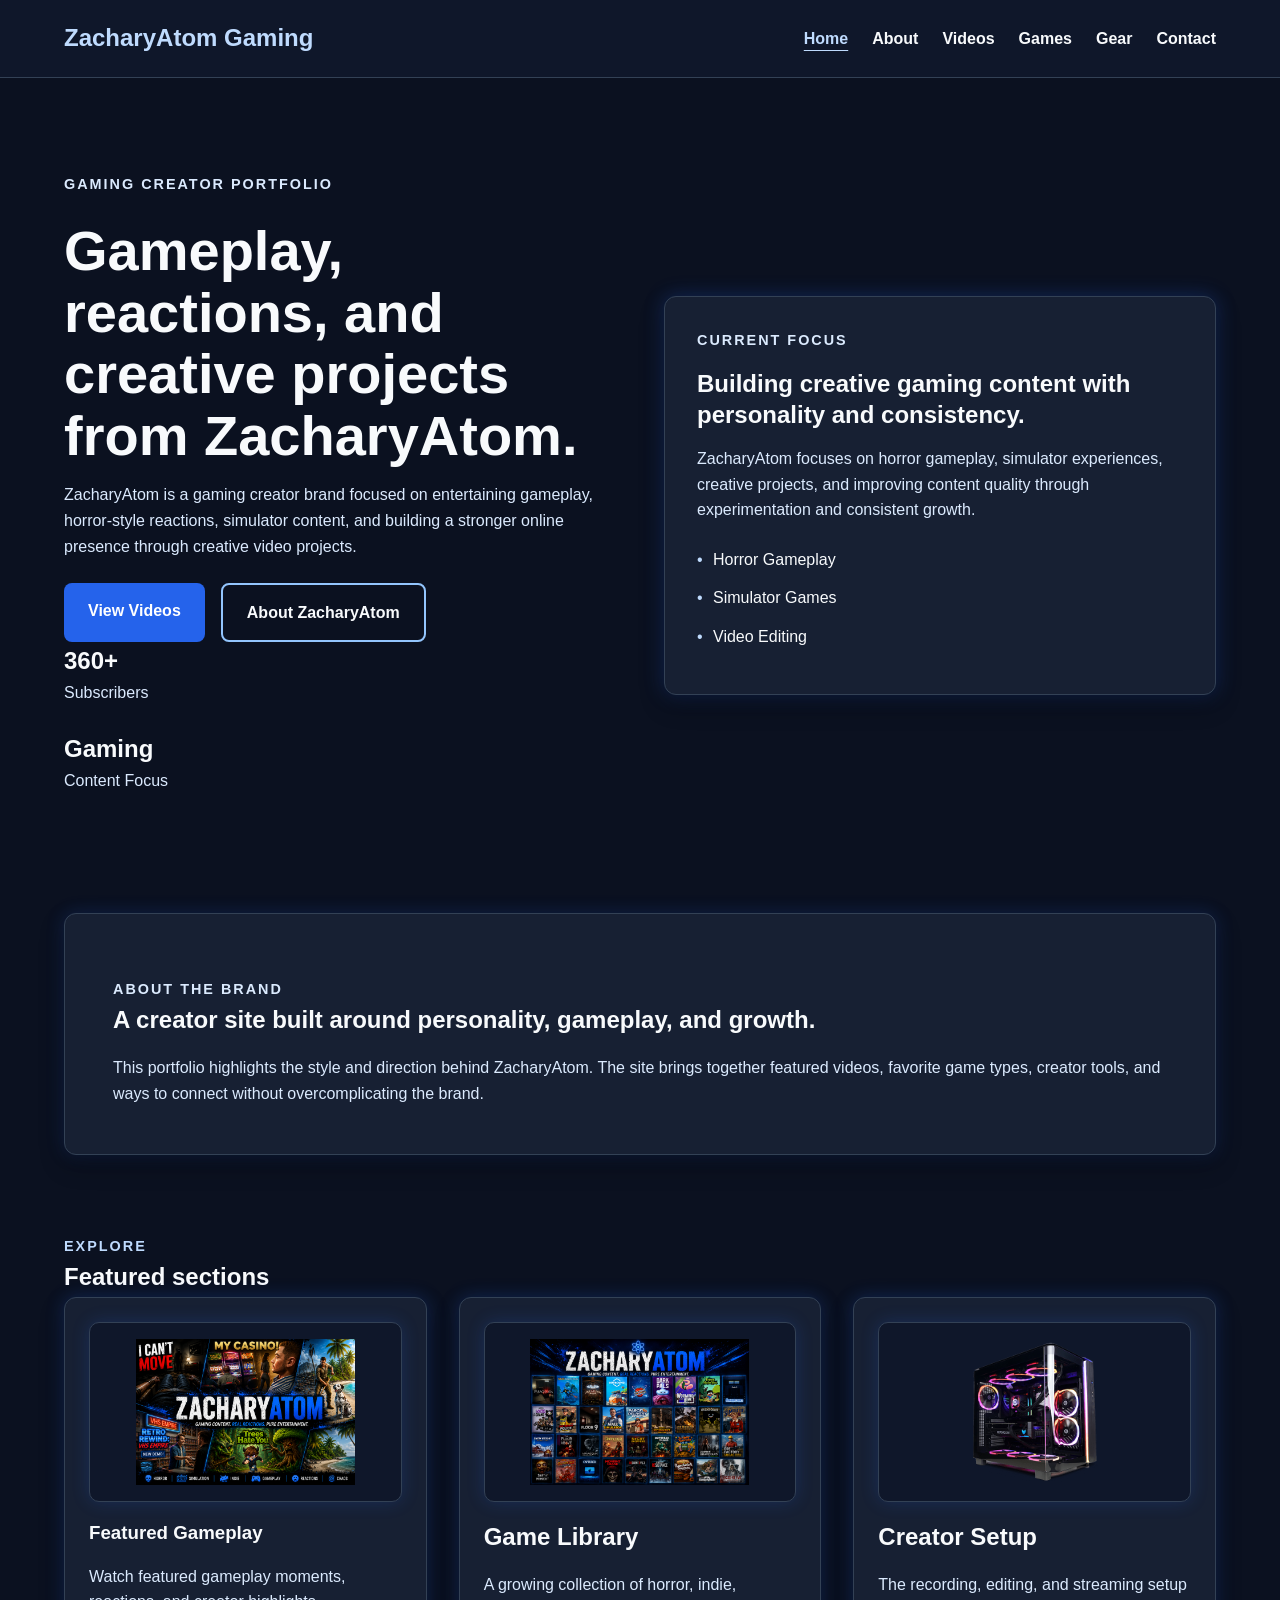
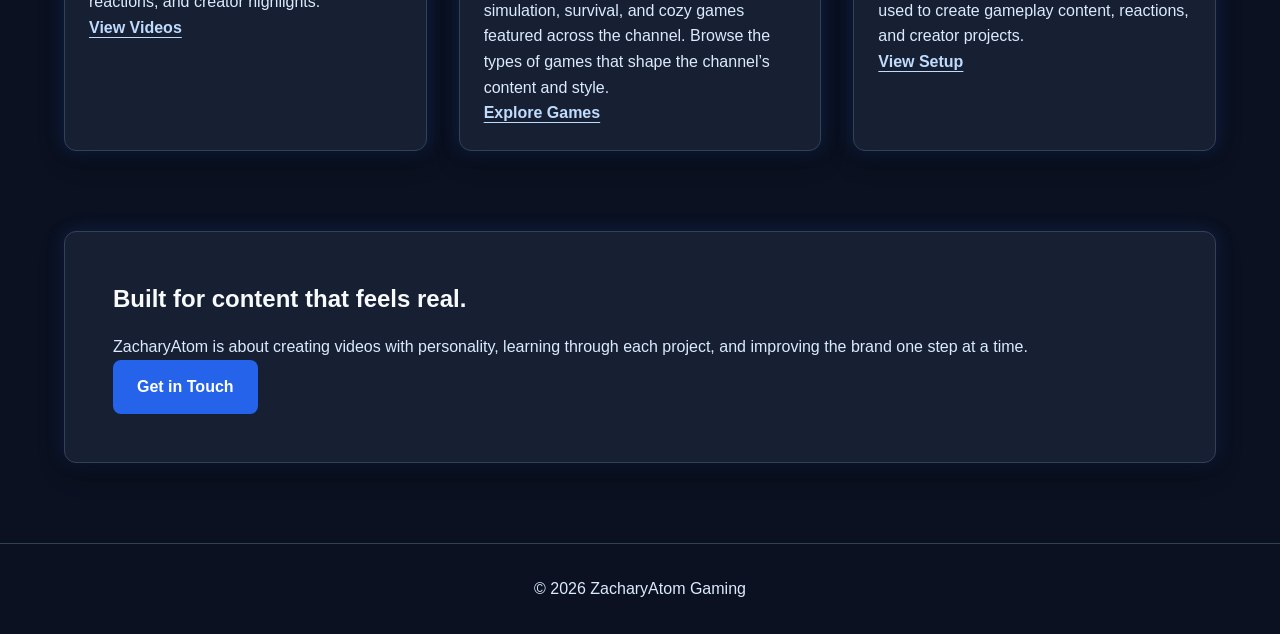
<file: index.html>
<!DOCTYPE html>
<html lang="en">
<head>
    <meta charset="UTF-8">
    <meta name="viewport" content="width=device-width, initial-scale=1.0">
    <title>ZacharyAtom Gaming | Home</title>
    <link rel="stylesheet" href="css/style.css">
</head>

<body>

    <header class="site-header">
        <div class="nav-wrapper">

            <a href="index.html" class="logo">
                ZacharyAtom Gaming
            </a>

            <button class="menu-toggle" aria-label="Open Navigation">
                ☰
            </button>

            <nav class="main-nav">
                <ul>
                    <li><a href="index.html" class="active">Home</a></li>
                    <li><a href="about.html">About</a></li>
                    <li><a href="videos.html">Videos</a></li>
                    <li><a href="games.html">Games</a></li>
                    <li><a href="gear.html">Gear</a></li>
                    <li><a href="contact.html">Contact</a></li>
                </ul>
            </nav>

        </div>
    </header>

    <main>

    <section class="hero">

        <div class="hero-content">

            <p class="eyebrow">Gaming Creator Portfolio</p>

            <h1>
                Gameplay, reactions, and creative projects from ZacharyAtom.
            </h1>

            <p>
                ZacharyAtom is a gaming creator brand focused on entertaining gameplay,
                horror-style reactions, simulator content, and building a stronger online
                presence through creative video projects.
            </p>

            <div class="button-group">
                <a href="videos.html" class="btn primary-btn">View Videos</a>
                <a href="about.html" class="btn secondary-btn">About ZacharyAtom</a>
            </div>

            <div class="stats-grid">

                <div class="stat-card">
                    <h2>360+</h2>
                    <p>Subscribers</p>
                </div>

                <div class="stat-card">
                    <h2>Gaming</h2>
                    <p>Content Focus</p>
                </div>

            </div>

        </div>

        <div class="hero-feature-card">

            <p class="eyebrow">
                Current Focus
            </p>

            <h2>
                Building creative gaming content with personality and consistency.
            </h2>

            <p>
                ZacharyAtom focuses on horror gameplay, simulator experiences,
                creative projects, and improving content quality through
                experimentation and consistent growth.
            </p>

            <ul class="feature-list">
                <li>Horror Gameplay</li>
                <li>Simulator Games</li>
                <li>Video Editing</li>
            </ul>

        </div>

    </section>

    <section class="intro-section">

        <div class="section-heading">
            <p class="eyebrow">About the Brand</p>

            <h2>
                A creator site built around personality, gameplay, and growth.
            </h2>
        </div>

        <p>
            This portfolio highlights the style and direction behind ZacharyAtom.
            The site brings together featured videos, favorite game types,
            creator tools, and ways to connect without overcomplicating the brand.
        </p>

    </section>

    <section class="featured-section">

        <div class="section-heading">
            <p class="eyebrow">Explore</p>

            <h2>
                Featured sections
            </h2>
        </div>

        <div class="card-grid">

            <article class="content-card">
                <img
                    src="images/home/featured-video-thumb-fp.png"
                    alt="Featured gaming videos collage"
                    class="card-image"
                >

                <h3>Featured Gameplay</h3>

                <p>
                    Watch featured gameplay moments, reactions, and creator highlights.
                </p>

                <a href="videos.html" class="text-link">
                    View Videos
                </a>
            </article>

            <article class="content-card">
                <img
                    src="images/home/featured-games-fp.png"
                    alt="Game library preview"
                    class="card-image"
                >

                <h2>Game Library</h2>

                <p>
                    A growing collection of horror, indie, simulation,
                    survival, and cozy games featured across the channel.
                    Browse the types of games that shape the channel’s content and style.
                </p>

                <a href="games.html" class="text-link">
                    Explore Games
                </a>
            </article>

            <article class="content-card">
                <img
                    src="images/gear/pc-setup-fp.png"
                    alt="CyberPowerPC gaming desktop setup"
                    class="card-image"
                >

                <h2>Creator Setup</h2>

                <p>
                    The recording, editing, and streaming setup used to create
                    gameplay content, reactions, and creator projects.
                </p>

                <a href="gear.html" class="text-link">
                    View Setup
                </a>
            </article>

        </div>

    </section>

    <section class="callout-section">

        <h2>
            Built for content that feels real.
        </h2>

        <p>
            ZacharyAtom is about creating videos with personality, learning through each
            project, and improving the brand one step at a time.
        </p>

        <a href="contact.html" class="btn primary-btn">Get in Touch</a>

    </section>

    </main>

    <footer class="site-footer">
        <p>&copy; 2026 ZacharyAtom Gaming</p>
    </footer>

    <script src="js/script.js"></script>

</body>
</html>
</file>
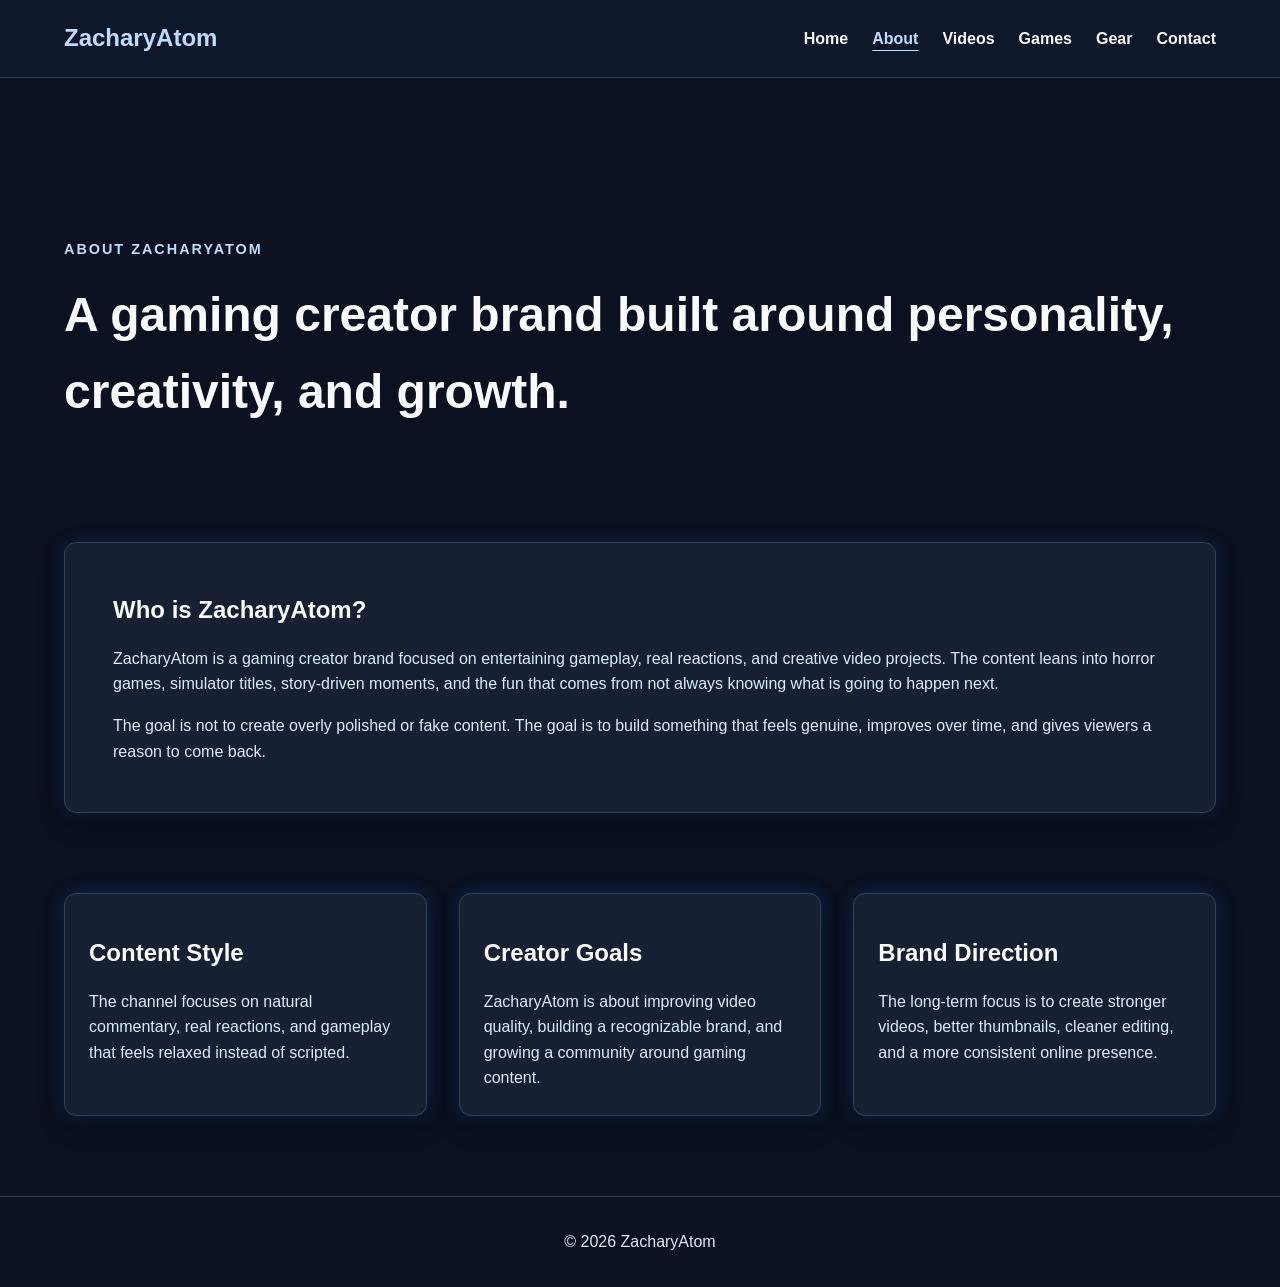
<file: about.html>
<!DOCTYPE html>
<html lang="en">
<head>
    <meta charset="UTF-8">
    <meta name="viewport" content="width=device-width, initial-scale=1.0">
    <title>ZacharyAtom | About</title>
    <link rel="stylesheet" href="css/style.css">
</head>
<body>
    <header class="site-header">
        <div class="nav-wrapper">
            <a href="index.html" class="logo">ZacharyAtom</a>

            <button class="menu-toggle" aria-label="Open Navigation">☰</button>

            <nav class="main-nav">
                <ul>
                    <li><a href="index.html">Home</a></li>
                    <li><a href="about.html" class="active">About</a></li>
                    <li><a href="videos.html">Videos</a></li>
                    <li><a href="games.html">Games</a></li>
                    <li><a href="gear.html">Gear</a></li>
                    <li><a href="contact.html">Contact</a></li>
                </ul>
            </nav>
        </div>
    </header>

        <main>

            <section class="page-banner">
                <p class="eyebrow">About ZacharyAtom</p>

                <h1>
                    A gaming creator brand built around personality, creativity, and growth.
                </h1>
            </section>

            <section class="content-section">

                <div class="text-content">
                    <h2>Who is ZacharyAtom?</h2>

                    <p>
                        ZacharyAtom is a gaming creator brand focused on entertaining gameplay,
                        real reactions, and creative video projects. The content leans into
                        horror games, simulator titles, story-driven moments, and the fun that
                        comes from not always knowing what is going to happen next.
                    </p>

                    <p>
                        The goal is not to create overly polished or fake content. The goal is to
                        build something that feels genuine, improves over time, and gives viewers
                        a reason to come back.
                    </p>
                </div>

            </section>

            <section class="card-grid">

                <article class="content-card">
                    <h2>Content Style</h2>
                    <p>
                        The channel focuses on natural commentary, real reactions, and gameplay
                        that feels relaxed instead of scripted.
                    </p>
                </article>

                <article class="content-card">
                    <h2>Creator Goals</h2>
                    <p>
                        ZacharyAtom is about improving video quality, building a recognizable
                        brand, and growing a community around gaming content.
                    </p>
                </article>

                <article class="content-card">
                    <h2>Brand Direction</h2>
                    <p>
                        The long-term focus is to create stronger videos, better thumbnails,
                        cleaner editing, and a more consistent online presence.
                    </p>
                </article>

            </section>

        </main>

    <footer class="site-footer">
        <p>&copy; 2026 ZacharyAtom</p>
    </footer>

    <script src="js/script.js"></script>
</body>
</html>
</file>
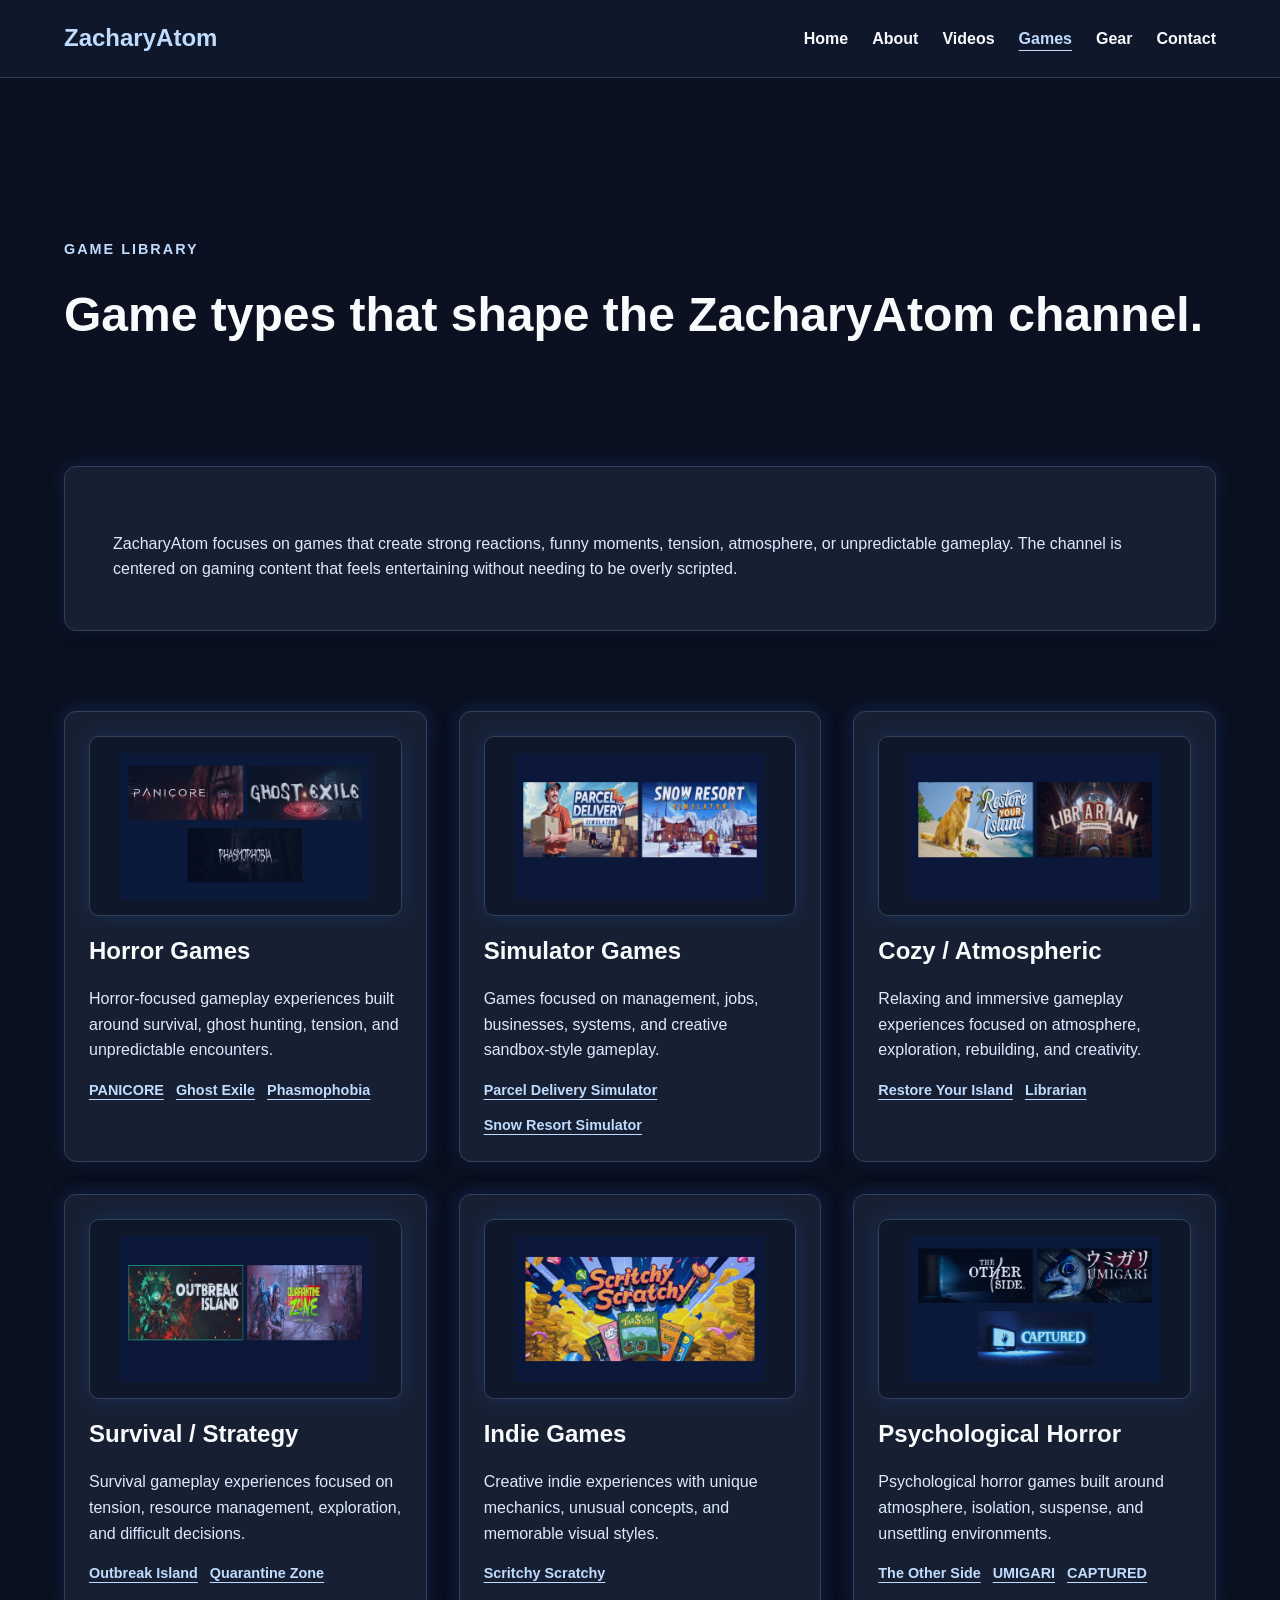
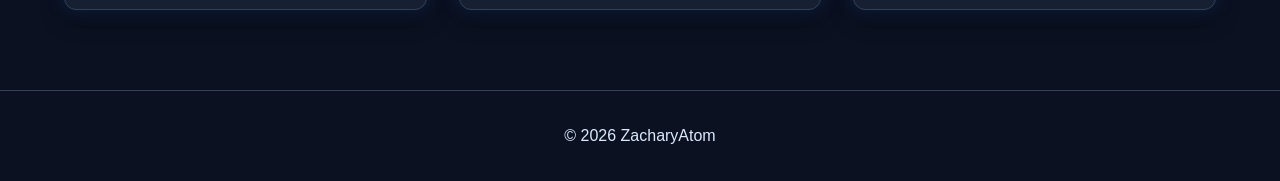
<file: games.html>
<!DOCTYPE html>
<html lang="en">
<head>
    <meta charset="UTF-8">
    <meta name="viewport" content="width=device-width, initial-scale=1.0">
    <title>ZacharyAtom | Games</title>
    <link rel="stylesheet" href="css/style.css">
</head>
<body>
    <header class="site-header">
        <div class="nav-wrapper">
            <a href="index.html" class="logo">ZacharyAtom</a>

            <button class="menu-toggle" aria-label="Open Navigation">☰</button>

            <nav class="main-nav">
                <ul>
                    <li><a href="index.html">Home</a></li>
                    <li><a href="about.html">About</a></li>
                    <li><a href="videos.html">Videos</a></li>
                    <li><a href="games.html" class="active">Games</a></li>
                    <li><a href="gear.html">Gear</a></li>
                    <li><a href="contact.html">Contact</a></li>
                </ul>
            </nav>
        </div>
    </header>

    <main>

        <section class="page-banner">
            <p class="eyebrow">Game Library</p>

            <h1>
                Game types that shape the ZacharyAtom channel.
            </h1>
        </section>

        <section class="intro-section">
            <p>
                ZacharyAtom focuses on games that create strong reactions, funny moments,
                tension, atmosphere, or unpredictable gameplay. The channel is centered on
                gaming content that feels entertaining without needing to be overly scripted.
            </p>
        </section>

        <section class="card-grid">

            <article class="content-card">

                <img
                    src="images/games/horror-games-fp.jpg"
                    alt="Horror game collection"
                    class="card-image"
                >

                <h2>Horror Games</h2>

                <p>
                    Horror-focused gameplay experiences built around survival,
                    ghost hunting, tension, and unpredictable encounters.
                </p>

                <div class="game-links">

                    <a
                        href="https://store.steampowered.com/app/2695940/PANICORE/"
                        target="_blank"
                        rel="noopener noreferrer"
                        class="text-link"
                    >
                        PANICORE
                    </a>

                    <a
                        href="https://store.steampowered.com/app/1807080/Ghost_Exile/"
                        target="_blank"
                        rel="noopener noreferrer"
                        class="text-link"
                    >
                        Ghost Exile
                    </a>

                    <a
                        href="https://store.steampowered.com/app/739630/Phasmophobia/"
                        target="_blank"
                        rel="noopener noreferrer"
                        class="text-link"
                    >
                        Phasmophobia
                    </a>

                </div>

            </article>

            <article class="content-card">

                <img
                    src="images/games/simulator-games-fp.jpg"
                    alt="Simulator game collection"
                    class="card-image"
                >

                <h2>Simulator Games</h2>

                <p>
                    Games focused on management, jobs, businesses,
                    systems, and creative sandbox-style gameplay.
                </p>

                <div class="game-links">

                    <a
                        href="https://store.steampowered.com/app/4078230/Parcel_Delivery_Simulator/"
                        target="_blank"
                        rel="noopener noreferrer"
                        class="text-link"
                    >
                        Parcel Delivery Simulator
                    </a>

                    <a
                        href="https://store.steampowered.com/app/3299080/Snow_Resort_Simulator/"
                        target="_blank"
                        rel="noopener noreferrer"
                        class="text-link"
                    >
                        Snow Resort Simulator
                    </a>

                </div>

            </article>

            <article class="content-card">

                <img
                    src="images/games/cozy-games-fp.jpg"
                    alt="Cozy and atmospheric games"
                    class="card-image"
                >

                <h2>Cozy / Atmospheric</h2>

                <p>
                    Relaxing and immersive gameplay experiences focused on
                    atmosphere, exploration, rebuilding, and creativity.
                </p>

                <div class="game-links">

                    <a
                        href="https://store.steampowered.com/app/2698420/Restore_Your_Island/"
                        target="_blank"
                        rel="noopener noreferrer"
                        class="text-link"
                    >
                        Restore Your Island
                    </a>

                    <a
                        href="https://store.steampowered.com/app/4197610/Librarian_Tidy_Up_the_Arcane_Library/"
                        target="_blank"
                        rel="noopener noreferrer"
                        class="text-link"
                    >
                        Librarian
                    </a>

                </div>

            </article>

            <article class="content-card">

                <img
                    src="images/games/survival-games-fp.jpg"
                    alt="Survival and strategy games"
                    class="card-image"
                >

                <h2>Survival / Strategy</h2>

                <p>
                    Survival gameplay experiences focused on tension,
                    resource management, exploration, and difficult decisions.
                </p>

                <div class="game-links">

                    <a
                        href="https://store.steampowered.com/app/1442530/Outbreak_Island/"
                        target="_blank"
                        rel="noopener noreferrer"
                        class="text-link"
                    >
                        Outbreak Island
                    </a>

                    <a
                        href="https://store.steampowered.com/app/3419520/Quarantine_Zone_The_Last_Check/"
                        target="_blank"
                        rel="noopener noreferrer"
                        class="text-link"
                    >
                        Quarantine Zone
                    </a>

                </div>

            </article>

            <article class="content-card">

                <img
                    src="images/games/indie-games-fp.jpg"
                    alt="Indie game collection"
                    class="card-image"
                >

                <h2>Indie Games</h2>

                <p>
                    Creative indie experiences with unique mechanics,
                    unusual concepts, and memorable visual styles.
                </p>

                <div class="game-links">

                    <a
                        href="https://store.steampowered.com/app/3948120/Scritchy_Scratchy/"
                        target="_blank"
                        rel="noopener noreferrer"
                        class="text-link"
                    >
                        Scritchy Scratchy
                    </a>

                </div>

            </article>

            <article class="content-card">

                <img
                    src="images/games/psychological-games-fp.jpg"
                    alt="Psychological horror games"
                    class="card-image"
                >

                <h2>Psychological Horror</h2>

                <p>
                    Psychological horror games built around atmosphere,
                    isolation, suspense, and unsettling environments.
                </p>

                <div class="game-links">

                    <a
                        href="https://store.steampowered.com/app/2764750/The_Other_Side/"
                        target="_blank"
                        rel="noopener noreferrer"
                        class="text-link"
                    >
                        The Other Side
                    </a>

                    <a
                        href="https://store.steampowered.com/app/3772960/UMIGARI/"
                        target="_blank"
                        rel="noopener noreferrer"
                        class="text-link"
                    >
                        UMIGARI
                    </a>

                    <a
                        href="https://store.steampowered.com/app/3114010/CAPTURED/"
                        target="_blank"
                        rel="noopener noreferrer"
                        class="text-link"
                    >
                        CAPTURED
                    </a>

                </div>

            </article>

        </section>

    </main>

    <footer class="site-footer">
        <p>&copy; 2026 ZacharyAtom</p>
    </footer>

    <script src="js/script.js"></script>
</body>
</html>
</file>
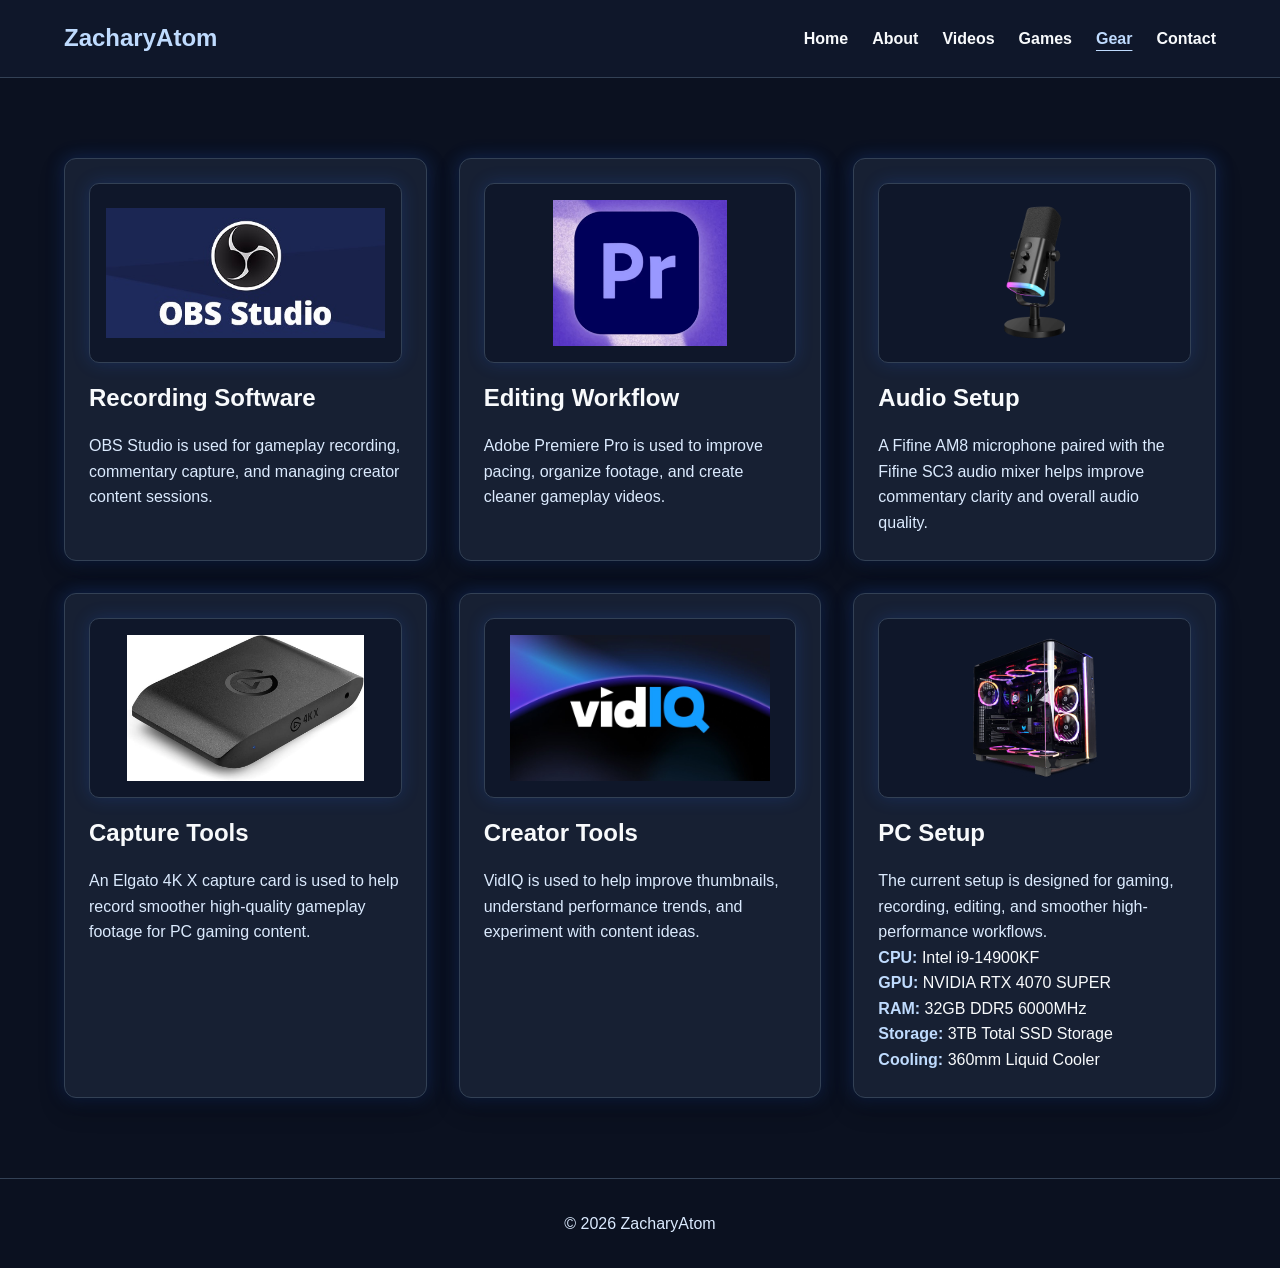
<file: gear.html>
<!DOCTYPE html>
<html lang="en">
<head>
    <meta charset="UTF-8">
    <meta name="viewport" content="width=device-width, initial-scale=1.0">
    <title>ZacharyAtom | Gear</title>
    <link rel="stylesheet" href="css/style.css">
</head>
<body>
    <header class="site-header">
        <div class="nav-wrapper">
            <a href="index.html" class="logo">ZacharyAtom</a>

            <button class="menu-toggle" aria-label="Open Navigation">☰</button>

            <nav class="main-nav">
                <ul>
                    <li><a href="index.html">Home</a></li>
                    <li><a href="about.html">About</a></li>
                    <li><a href="videos.html">Videos</a></li>
                    <li><a href="games.html">Games</a></li>
                    <li><a href="gear.html" class="active">Gear</a></li>
                    <li><a href="contact.html">Contact</a></li>
                </ul>
            </nav>
        </div>
    </header>

    <main>
        <section class="card-grid">

            <article class="content-card">

                <img
                    src="images/gear/obs-fp.jpg"
                    alt="OBS Studio recording software logo"
                    class="card-image"
                >

                <h2>
                    Recording Software
                </h2>

                <p>
                    OBS Studio is used for gameplay recording,
                    commentary capture, and managing creator content sessions.
                </p>

            </article>

            <article class="content-card">

                <img
                    src="images/gear/premiere-pro-fp.jpg"
                    alt="Adobe Premiere Pro logo"
                    class="card-image"
                >

                <h2>
                    Editing Workflow
                </h2>

                <p>
                    Adobe Premiere Pro is used to improve pacing,
                    organize footage, and create cleaner gameplay videos.
                </p>

            </article>

            <article class="content-card">

                <img
                    src="images/gear/fifine-am8-fp.png.webp"
                    alt="Fifine AM8 microphone"
                    class="card-image"
                >

                <h2>
                    Audio Setup
                </h2>

                <p>
                    A Fifine AM8 microphone paired with the Fifine SC3 audio mixer
                    helps improve commentary clarity and overall audio quality.
                </p>

            </article>

            <article class="content-card">

                <img
                    src="images/gear/elgato-4kx-fp.jpg"
                    alt="Elgato 4K X capture card"
                    class="card-image"
                >

                <h2>
                    Capture Tools
                </h2>

                <p>
                    An Elgato 4K X capture card is used to help
                    record smoother high-quality gameplay footage for PC gaming content.
                </p>

            </article>

            <article class="content-card">

                <img
                    src="images/gear/vidiq-fp.jpg"
                    alt="VidIQ creator tool logo"
                    class="card-image"
                >

                <h2>
                    Creator Tools
                </h2>

                <p>
                    VidIQ is used to help improve thumbnails,
                    understand performance trends,
                    and experiment with content ideas.
                </p>

            </article>

            <article class="content-card">

                <img
                    src="images/gear/pc-setup-fp.png"
                    alt="CyberPowerPC gaming desktop setup"
                    class="card-image"
                >

                <h2>
                    PC Setup
                </h2>

                <p>
                    The current setup is designed for gaming, recording,
                    editing, and smoother high-performance workflows.
                </p>

                <ul class="game-list">
                    <li><strong>CPU:</strong> Intel i9-14900KF</li>
                    <li><strong>GPU:</strong> NVIDIA RTX 4070 SUPER</li>
                    <li><strong>RAM:</strong> 32GB DDR5 6000MHz</li>
                    <li><strong>Storage:</strong> 3TB Total SSD Storage</li>
                    <li><strong>Cooling:</strong> 360mm Liquid Cooler</li>
                </ul>

            </article>

        </section>
    </main>

    <footer class="site-footer">
        <p>&copy; 2026 ZacharyAtom</p>
    </footer>

    <script src="js/script.js"></script>
</body>
</html>
</file>
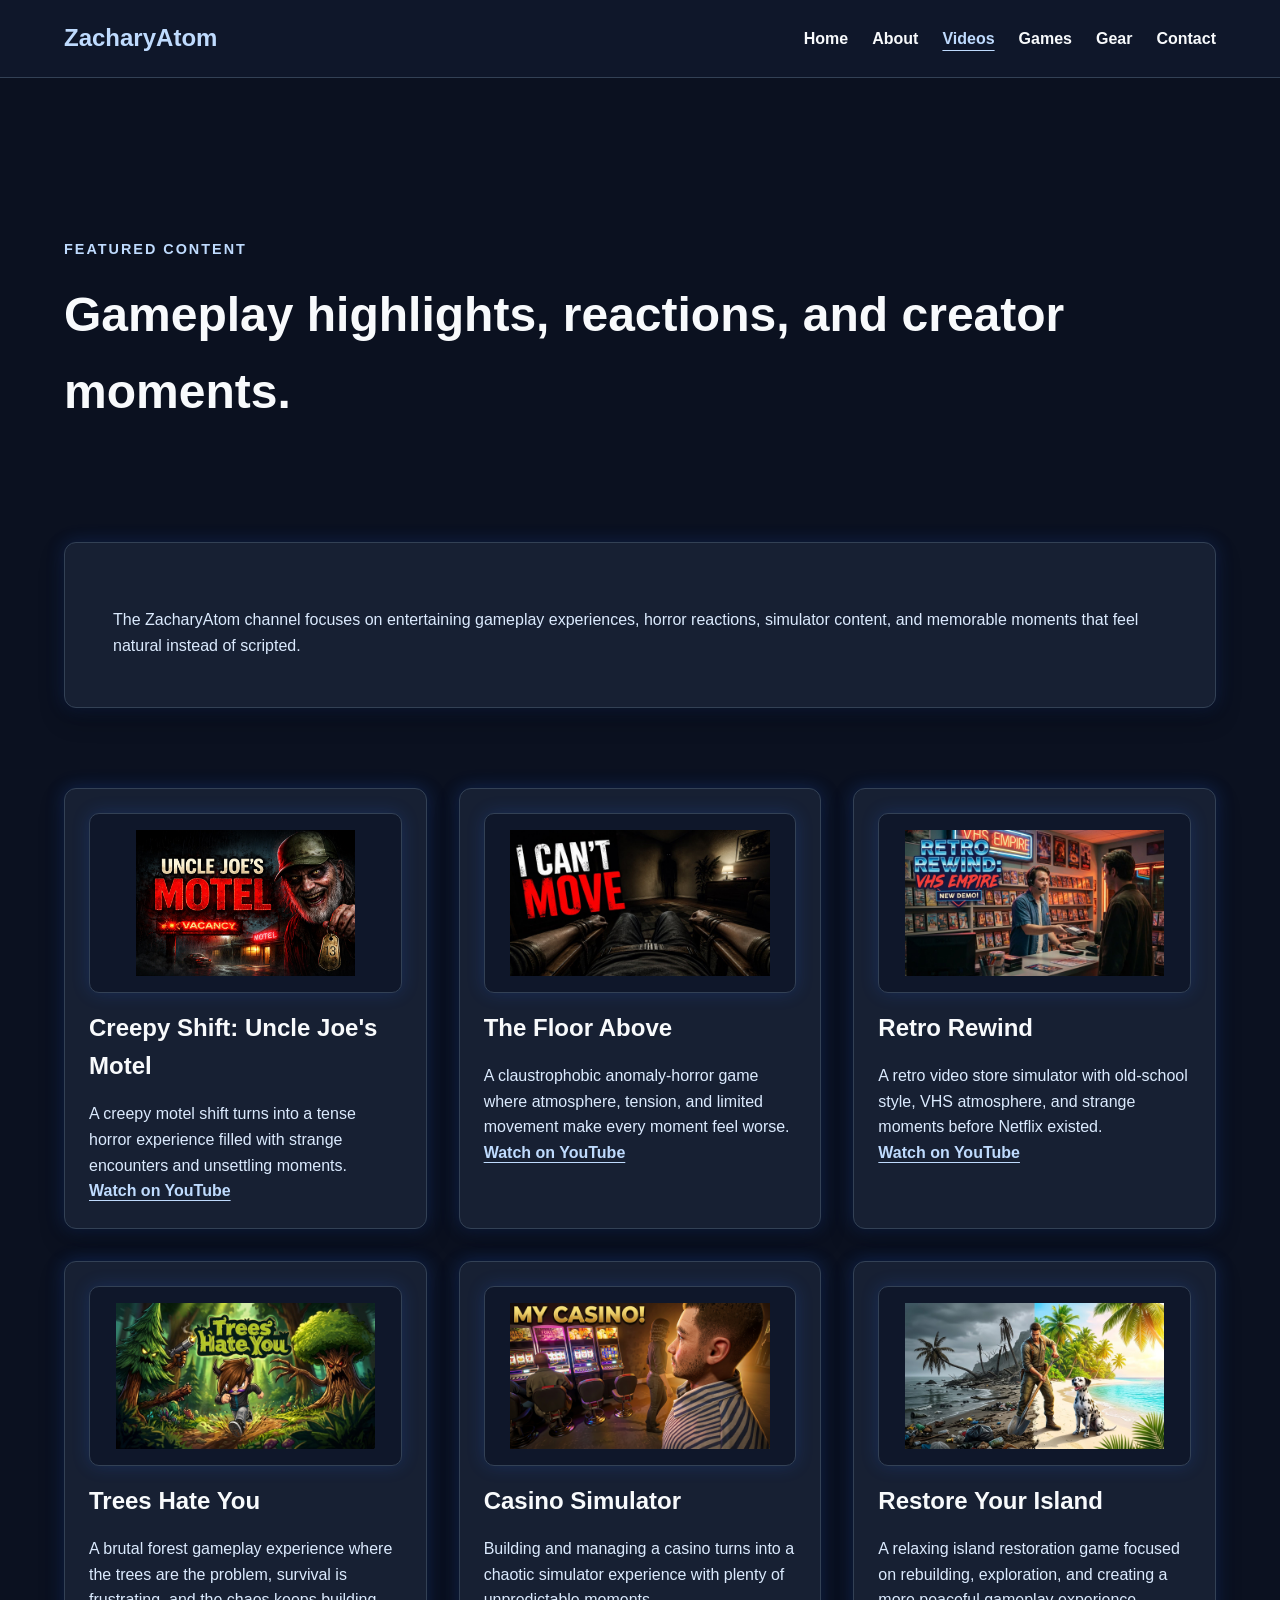
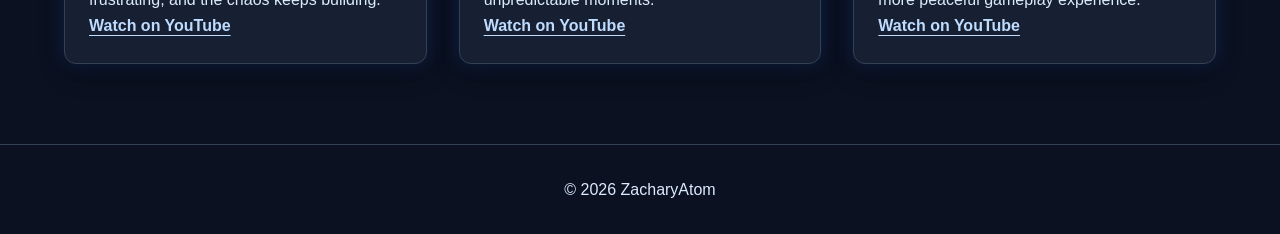
<file: videos.html>
<!DOCTYPE html>
<html lang="en">
<head>
    <meta charset="UTF-8">
    <meta name="viewport" content="width=device-width, initial-scale=1.0">
    <title>ZacharyAtom | Videos</title>
    <link rel="stylesheet" href="css/style.css">
</head>
<body>
    <header class="site-header">
        <div class="nav-wrapper">
            <a href="index.html" class="logo">ZacharyAtom</a>

            <button class="menu-toggle" aria-label="Open Navigation">☰</button>

            <nav class="main-nav">
                <ul>
                    <li><a href="index.html">Home</a></li>
                    <li><a href="about.html">About</a></li>
                    <li><a href="videos.html" class="active">Videos</a></li>
                    <li><a href="games.html">Games</a></li>
                    <li><a href="gear.html">Gear</a></li>
                    <li><a href="contact.html">Contact</a></li>
                </ul>
            </nav>
        </div>
    </header>

    <main>

        <section class="page-banner">

            <p class="eyebrow">
                Featured Content
            </p>

            <h1>
                Gameplay highlights, reactions, and creator moments.
            </h1>

        </section>

        <section class="intro-section">

            <p>
                The ZacharyAtom channel focuses on entertaining gameplay experiences,
                horror reactions, simulator content, and memorable moments that feel
                natural instead of scripted.
            </p>

        </section>

        <section class="video-grid">

            <article class="content-card">
                <img
                    src="images/videos/creepy-shift-fp.png"
                    alt="Creepy Shift gameplay thumbnail"
                    class="card-image"
                >

                <h2>Creepy Shift: Uncle Joe's Motel</h2>

                <p>
                    A creepy motel shift turns into a tense horror experience
                    filled with strange encounters and unsettling moments.
                </p>

                <a href="https://www.youtube.com/watch?v=Aq4Z5pEBDYc" class="text-link" target="_blank" rel="noopener noreferrer">
                    Watch on YouTube
                </a>
            </article>

            <article class="content-card">
                <img
                    src="images/videos/floor-above-fp.jpg"
                    alt="The Floor Above gameplay thumbnail"
                    class="card-image"
                >

                <h2>The Floor Above</h2>

                <p>
                    A claustrophobic anomaly-horror game where atmosphere,
                    tension, and limited movement make every moment feel worse.
                </p>

                <a href="https://www.youtube.com/watch?v=y523cpO0Ubk" class="text-link" target="_blank" rel="noopener noreferrer">
                    Watch on YouTube
                </a>
            </article>

            <article class="content-card">
                <img
                    src="images/videos/retro-rewind-fp.jpg"
                    alt="Retro Rewind gameplay thumbnail"
                    class="card-image"
                >

                <h2>Retro Rewind</h2>

                <p>
                    A retro video store simulator with old-school style,
                    VHS atmosphere, and strange moments before Netflix existed.
                </p>

                <a href="https://www.youtube.com/@ZacharyAtom" class="text-link" target="_blank" rel="noopener noreferrer">
                    Watch on YouTube
                </a>
            </article>

            <article class="content-card">
                <img
                    src="images/videos/trees-hate-you-fp.jpg"
                    alt="Trees Hate You gameplay thumbnail"
                    class="card-image"
                >

                <h2>Trees Hate You</h2>

                <p>
                    A brutal forest gameplay experience where the trees are
                    the problem, survival is frustrating, and the chaos keeps building.
                </p>

                <a href="https://www.youtube.com/watch?v=DjpVDOX47rc" class="text-link" target="_blank" rel="noopener noreferrer">
                    Watch on YouTube
                </a>
            </article>

            <article class="content-card">
                <img
                    src="images/videos/casino-simulator-fp.png"
                    alt="Casino Simulator gameplay thumbnail"
                    class="card-image"
                >

                <h2>Casino Simulator</h2>

                <p>
                    Building and managing a casino turns into a chaotic simulator
                    experience with plenty of unpredictable moments.
                </p>

                <a href="https://www.youtube.com/watch?v=dveaXOpeW8Y" class="text-link" target="_blank" rel="noopener noreferrer">
                    Watch on YouTube
                </a>
            </article>

            <article class="content-card">

                <img
                    src="images/videos/restore-your-island-fp.jpg"
                    alt="Restore Your Island gameplay thumbnail"
                    class="card-image"
                >

                <h2>
                    Restore Your Island
                </h2>

                <p>
                    A relaxing island restoration game focused on rebuilding,
                    exploration, and creating a more peaceful gameplay experience.
                </p>

                <a
                    href="https://www.youtube.com/@ZacharyAtom" class="text-link" target="_blank" rel="noopener noreferrer">
                    Watch on YouTube
                </a>

            </article>

        </section>

    </main>

    <footer class="site-footer">
        <p>&copy; 2026 ZacharyAtom</p>
    </footer>

    <script src="js/script.js"></script>
</body>
</html>
</file>
<file: css/style.css>
/* -------------------------
   RESET / GLOBAL STYLES
------------------------- */

:root {
    --bg-main: #0b1120;
    --bg-header: #0f172a;
    --bg-surface: #172033;
    --bg-surface-light: #24324a;

    --text-main: #f8fafc;
    --text-muted: #dbeafe;

    --accent: #93c5fd;
    --accent-strong: #bfdbfe;

    --button: #2563eb;
    --button-hover: #1d4ed8;

    --border: #334155;
    --focus: #fde68a;

    --radius: 12px;
    --shadow: 0 10px 25px rgba(0, 0, 0, 0.25);
}

* {
    margin: 0;
    padding: 0;
    box-sizing: border-box;
}

body {
    font-family: Arial, Helvetica, sans-serif;
    background-color: var(--bg-main);
    color: var(--text-main);
    line-height: 1.6;
}

img {
    max-width: 100%;
    display: block;
}

a {
    color: inherit;
}

ul {
    list-style: none;
}

/* -------------------------
   ACCESSIBILITY
------------------------- */

a:focus,
button:focus,
input:focus,
textarea:focus {
    outline: 3px solid var(--focus);
    outline-offset: 4px;
}

/* -------------------------
   LAYOUT
------------------------- */

main {
    width: 90%;
    max-width: 1200px;
    margin: 0 auto;
}

section {
    margin: 5rem 0;
}

/* -------------------------
   HEADER / NAVIGATION
------------------------- */

.site-header {
    background-color: var(--bg-header);
    border-bottom: 1px solid var(--border);
    position: sticky;
    top: 0;
    z-index: 1000;
}

.nav-wrapper {
    width: 90%;
    max-width: 1200px;
    margin: 0 auto;
    padding: 1.2rem 0;

    display: flex;
    justify-content: space-between;
    align-items: center;
}

.logo {
    color: var(--accent-strong);
    font-size: 1.5rem;
    font-weight: bold;
    text-decoration: none;
}

.main-nav ul {
    display: flex;
    gap: 1.5rem;
}

.main-nav a {
    color: var(--text-main);
    font-weight: bold;
    text-decoration: none;
}

.main-nav a:hover,
.main-nav a:focus,
.main-nav .active {
    color: var(--accent-strong);
    text-decoration: underline;
    text-underline-offset: 6px;
}

.menu-toggle {
    display: none;
    background: none;
    border: 2px solid var(--border);
    border-radius: 8px;
    color: var(--text-main);
    font-size: 1.5rem;
    cursor: pointer;
    padding: 0.25rem 0.6rem;
}

/* -------------------------
   HERO SECTION
------------------------- */

.hero {
    min-height: 75vh;

    display: grid;
    grid-template-columns: 1fr 1fr;
    gap: 3rem;
    align-items: center;
}

.hero-content h1 {
    font-size: 3.5rem;
    line-height: 1.1;
    margin: 1rem 0;
}

.hero-content p {
    color: var(--text-muted);
    margin-bottom: 1.5rem;
}

.eyebrow {
    color: var(--accent-strong);
    text-transform: uppercase;
    letter-spacing: 2px;
    font-size: 0.9rem;
    font-weight: bold;
}

.hero-feature-card {
    background-color: var(--bg-surface);

    border: 1px solid var(--border);

    border-radius: var(--radius);

    padding: 2rem;

    box-shadow:
        0 10px 25px rgba(0, 0, 0, 0.30),
        0 0 20px rgba(37, 99, 235, 0.30);
}

.hero-feature-card h2 {
    margin: 1rem 0;
    line-height: 1.3;
}

.hero-feature-card p {
    color: var(--text-muted);
}

.feature-list {
    margin-top: 1.5rem;
}

.feature-list li {
    margin-bottom: 0.8rem;
    padding-left: 1rem;
    position: relative;
}

.feature-list li::before {
    content: "•";
    color: var(--accent-strong);
    position: absolute;
    left: 0;
}

/* -------------------------
   BUTTONS / LINKS
------------------------- */

.button-group {
    display: flex;
    gap: 1rem;
    flex-wrap: wrap;
}

.btn {
    display: inline-block;
    padding: 0.9rem 1.5rem;
    border-radius: 8px;
    font-weight: bold;
    text-decoration: none;
    transition: 0.3s;
}

.primary-btn {
    background-color: var(--button);
    color: #ffffff;
}

.primary-btn:hover,
.primary-btn:focus {
    background-color: var(--button-hover);
}

.secondary-btn {
    border: 2px solid var(--accent);
    color: var(--text-main);
}

.secondary-btn:hover,
.secondary-btn:focus {
    background-color: var(--accent);
    color: #0b1120;
}

.text-link {
    color: var(--accent-strong);
    font-weight: bold;
    text-decoration: underline;
    text-underline-offset: 4px;
}

.text-link:hover,
.text-link:focus {
    color: var(--text-main);
}

.game-links {
    display: flex;

    flex-wrap: wrap;

    gap: 0.75rem;

    margin-top: 1rem;
}

.game-links .text-link {
    font-size: 0.9rem;
}

/* -------------------------
   PAGE BANNER
------------------------- */

.page-banner {
    padding: 5rem 0 2rem;
}

.page-banner h1 {
    font-size: 3rem;
    margin-top: 1rem;
}

/* -------------------------
   CARDS / GRID
------------------------- */

.card-grid,
.video-grid {
    display: grid;
    grid-template-columns: repeat(3, 1fr);
    gap: 2rem;
}

.content-card {
    background-color: var(--bg-surface);

    border: 1px solid var(--border);

    border-radius: var(--radius);

    padding: 1.5rem;

    box-shadow:
        0 10px 25px rgba(0, 0, 0, 0.30),
        0 0 18px rgba(37, 99, 235, 0.28);

    transition: 0.3s;
}

.content-card:hover {
    transform: translateY(-5px);

    box-shadow:
        0 14px 30px rgba(0, 0, 0, 0.35),
        0 0 18px rgba(37, 99, 235, 0.35);
}

.card-image {
    width: 100%;

    height: 180px;

    object-fit: contain;

    background-color: #0f172a;

    border-radius: 10px;

    padding: 1rem;

    border: 1px solid var(--border);

    margin-bottom: 1rem;

    box-shadow:
        0 0 18px rgba(37, 99, 235, 0.20);

    transition:
        transform 0.3s ease,
        box-shadow 0.3s ease;
}

.content-card:hover .card-image {

    transform: scale(1.02);

    box-shadow:
        0 0 28px rgba(37, 99, 235, 0.40);
}

.content-card h2,
.content-card h3 {
    color: var(--text-main);
    margin: 1rem 0;
}

.content-card p {
    color: var(--text-muted);
}

.game-list strong {
    color: var(--accent-strong);
}

.card-image {
    width: 100%;
    height: 180px;

    object-fit: contain;

    background-color: #0f172a;

    border-radius: 10px;

    padding: 1rem;

    border: 1px solid var(--border);

    margin-bottom: 1rem;
}

.pc-image {
    width: 100%;
    height: 220px;

    object-fit: cover;

    border-radius: 10px;

    border: 1px solid var(--border);

    margin-bottom: 1rem;
}

.placeholder-image {
    height: 180px;
    border-radius: 10px;
    background-color: var(--bg-surface-light);

    display: flex;
    justify-content: center;
    align-items: center;

    color: var(--text-main);
    font-weight: bold;
}

/* -------------------------
   CONTENT SECTIONS
------------------------- */

.content-section,
.intro-section,
.callout-section,
.form-section {
    background-color: var(--bg-surface);

    border: 1px solid var(--border);

    padding: 3rem;

    border-radius: var(--radius);

    box-shadow:
        0 10px 25px rgba(0, 0, 0, 0.30),
        0 0 18px rgba(37, 99, 235, 0.22);
}

.text-content p,
.intro-section p,
.callout-section p {
    color: var(--text-muted);
    margin-top: 1rem;
}

/* -------------------------
   FORM
------------------------- */

.form-section {
    max-width: 850px;
    background-color: var(--bg-surface);
    border: 1px solid var(--border);
    border-radius: var(--radius);
    padding: 2rem;
    box-shadow: var(--shadow);
}

fieldset {
    border: 2px solid #64748b;
    border-radius: var(--radius);
    padding: 2rem;
}

legend {
    padding: 0 1rem;
    font-weight: bold;
    color: var(--accent-strong);
}

label {
    display: block;
    margin-top: 1.5rem;
    margin-bottom: 0.5rem;
    color: var(--text-main);
    font-weight: bold;
}

input,
textarea {
    width: 100%;
    padding: 1rem;
    border-radius: 8px;
    border: 2px solid #64748b;
    background-color: #f8fafc;
    color: #0b1120;
    font-size: 1rem;
}

input:focus,
textarea:focus {
    border-color: var(--focus);
    outline: 3px solid var(--focus);
    outline-offset: 3px;
}

textarea {
    min-height: 180px;
    resize: vertical;
}

input::placeholder,
textarea::placeholder {
    color: #475569;
}

label.error {
    color: #fecaca;
    font-size: 0.95rem;
    margin-top: 0.5rem;
}

input.error,
textarea.error {
    border-color: #fecaca;
}

/* -------------------------
   FOOTER
------------------------- */

.site-footer {
    text-align: center;
    padding: 2rem;
    border-top: 1px solid var(--border);
    margin-top: 5rem;
    color: var(--text-muted);
}

/* -------------------------
   RESPONSIVE
------------------------- */

@media (max-width: 900px) {

    .hero {
        grid-template-columns: 1fr;
    }

    .card-grid,
    .video-grid {
        grid-template-columns: 1fr 1fr;
    }

}

@media (max-width: 600px) {

    main,
    .nav-wrapper {
        width: 92%;
    }

    .nav-wrapper {
        position: relative;
    }

    .menu-toggle {
        display: block;
    }

    .main-nav {
        display: none;

        position: absolute;
        top: 100%;
        right: 0;

        width: 220px;

        background-color: var(--bg-header);

        border: 1px solid var(--border);
        border-radius: 12px;

        padding: 1rem;

        box-shadow: var(--shadow);
    }

    .main-nav.show-nav {
        display: block;
    }

    .main-nav ul {
        flex-direction: column;
        gap: 1rem;
    }

    .hero {
        grid-template-columns: 1fr;
    }

    .hero-feature-card {
    margin-top: 2rem;
    }

    .hero-content h1,
    .page-banner h1 {
        font-size: 2.2rem;
    }

    .card-grid,
    .video-grid {
        grid-template-columns: 1fr;
    }

    .page-banner {
    padding: 3rem 0 1rem;
    }

    section {
        margin: 3rem 0;
    }

    .form-section {
    background-color: transparent;
    border: none;
    box-shadow: none;
    padding: 0;
    }

    fieldset {
        padding: 1.5rem;
    }

    legend {
        font-size: 1rem;
    }

    input,
    textarea {
        font-size: 1rem;
    }

    input[type="submit"] {
        width: 100%;
    }

    .content-section,
    .intro-section,
    .callout-section
     {
        padding: 2rem;
    }

}
</file>
